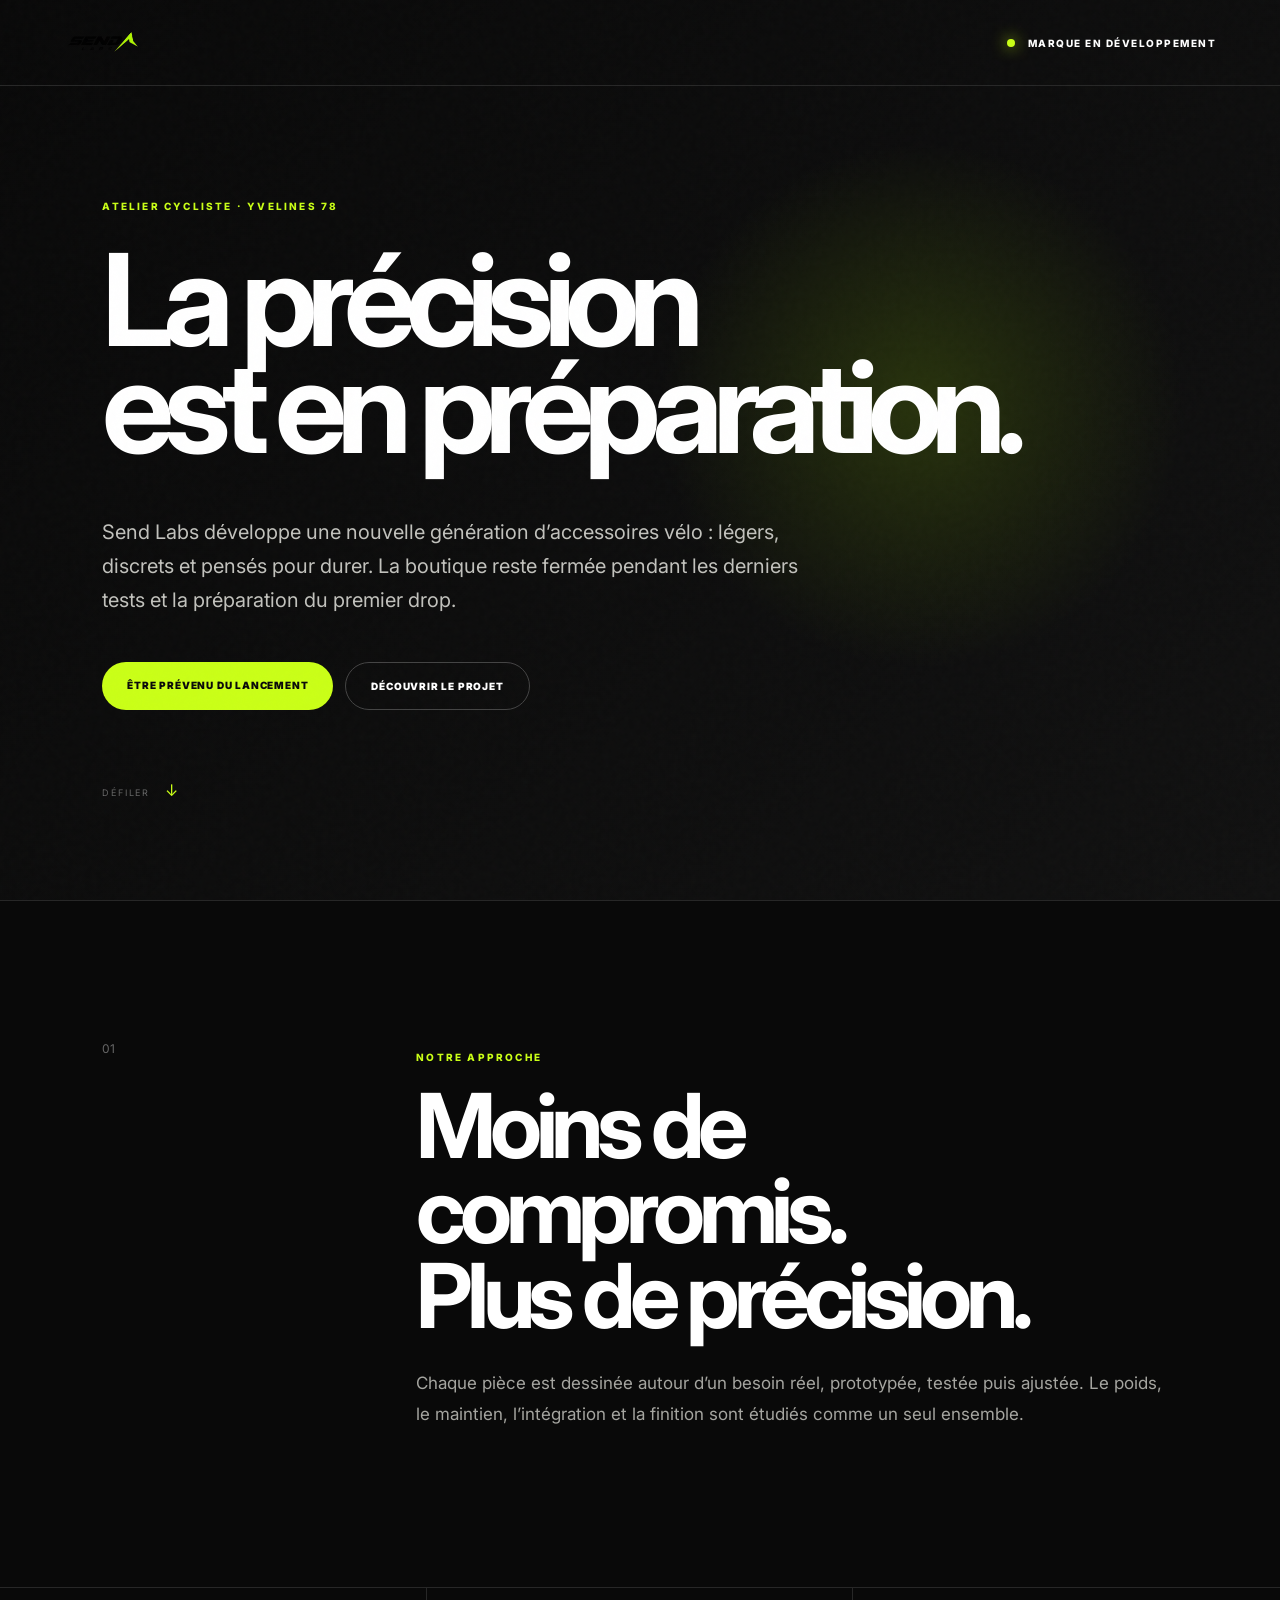
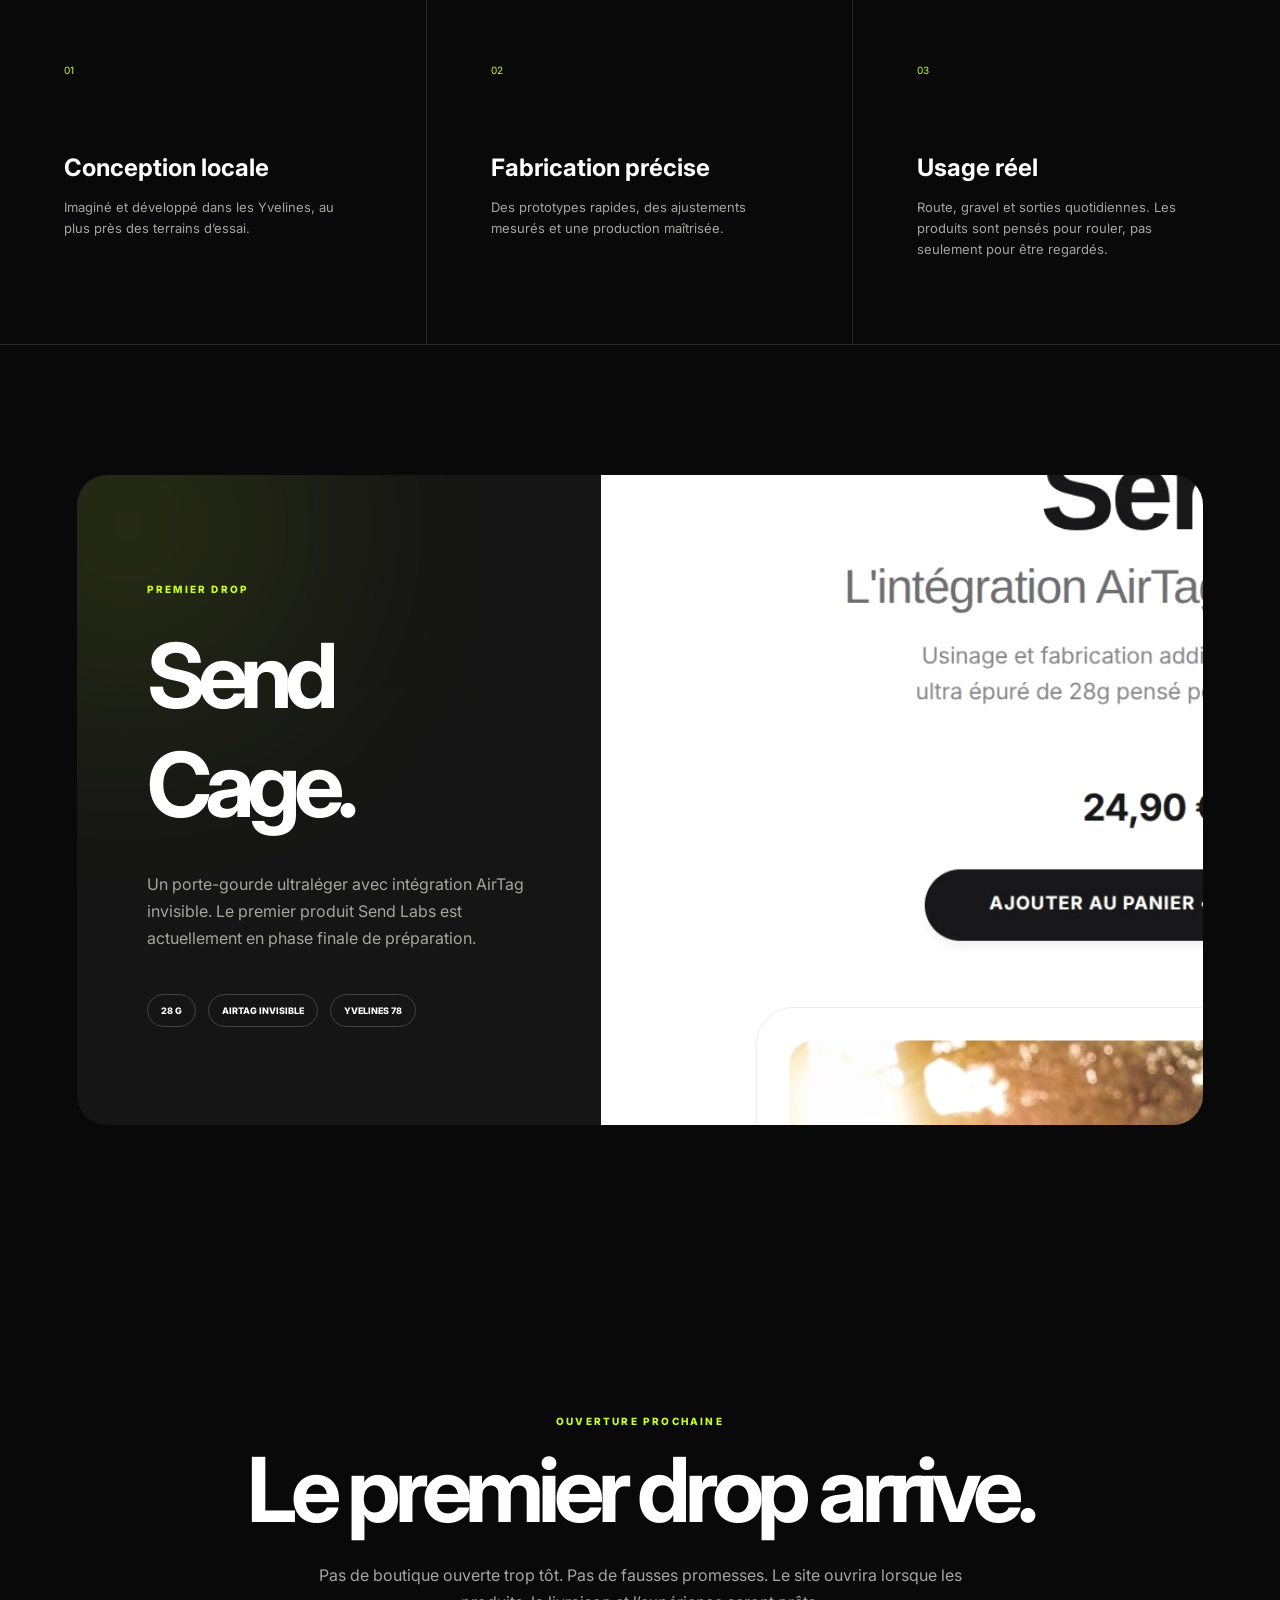
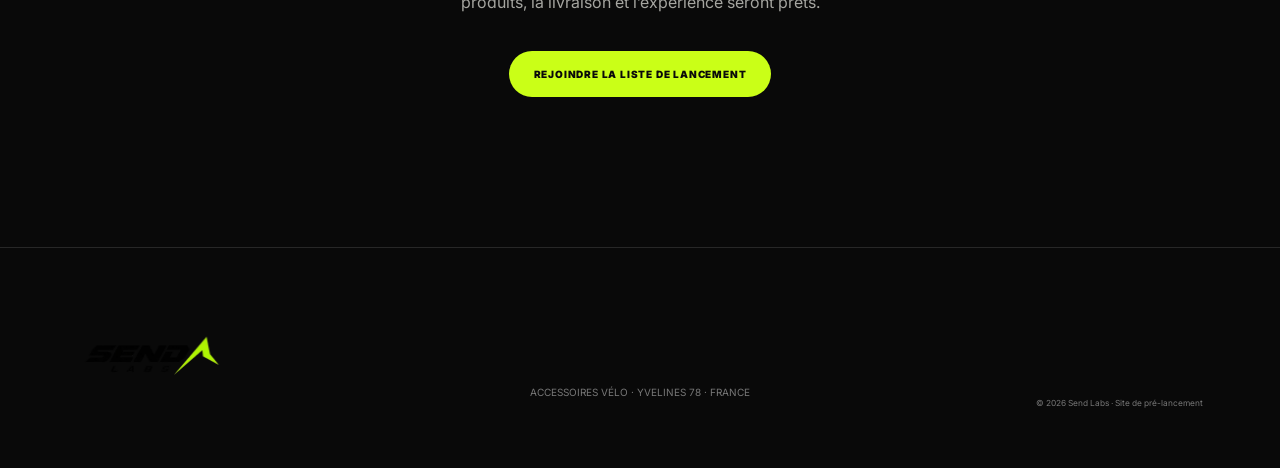
<file: index.html>
<!doctype html>
<html lang="fr">
<head>
  <meta charset="utf-8">
  <meta name="viewport" content="width=device-width,initial-scale=1">
  <meta name="robots" content="index,follow">
  <title>Send Labs — Marque en développement</title>
  <meta name="description" content="Send Labs développe des accessoires vélo précis, légers et fabriqués dans les Yvelines. Premier drop en préparation.">
  <link rel="stylesheet" href="/launch.css">
</head>
<body>
  <div class="noise"></div>
  <header>
    <img src="/assets/logo/send-labs-full.png" alt="Send Labs" class="logo">
    <span class="status"><i></i> MARQUE EN DÉVELOPPEMENT</span>
  </header>

  <main>
    <section class="hero">
      <p class="kicker">ATELIER CYCLISTE · YVELINES 78</p>
      <h1>La précision<br>est en préparation.</h1>
      <p class="intro">Send Labs développe une nouvelle génération d’accessoires vélo : légers, discrets et pensés pour durer. La boutique reste fermée pendant les derniers tests et la préparation du premier drop.</p>
      <div class="actions">
        <a class="primary" href="mailto:contact@send-labs.eu.org?subject=Être prévenu du lancement Send Labs">ÊTRE PRÉVENU DU LANCEMENT</a>
        <a class="secondary" href="#projet">DÉCOUVRIR LE PROJET</a>
      </div>
      <div class="scroll">DÉFILER <span>↓</span></div>
    </section>

    <section class="manifesto" id="projet">
      <div class="number">01</div>
      <div>
        <p class="kicker">NOTRE APPROCHE</p>
        <h2>Moins de compromis.<br>Plus de précision.</h2>
        <p>Chaque pièce est dessinée autour d’un besoin réel, prototypée, testée puis ajustée. Le poids, le maintien, l’intégration et la finition sont étudiés comme un seul ensemble.</p>
      </div>
    </section>

    <section class="pillars">
      <article><span>01</span><h3>Conception locale</h3><p>Imaginé et développé dans les Yvelines, au plus près des terrains d’essai.</p></article>
      <article><span>02</span><h3>Fabrication précise</h3><p>Des prototypes rapides, des ajustements mesurés et une production maîtrisée.</p></article>
      <article><span>03</span><h3>Usage réel</h3><p>Route, gravel et sorties quotidiennes. Les produits sont pensés pour rouler, pas seulement pour être regardés.</p></article>
    </section>

    <section class="product-tease">
      <div class="glow"></div>
      <div class="product-copy">
        <p class="kicker">PREMIER DROP</p>
        <h2>Send Cage.</h2>
        <p>Un porte-gourde ultraléger avec intégration AirTag invisible. Le premier produit Send Labs est actuellement en phase finale de préparation.</p>
        <div class="specs"><span>28 G</span><span>AIRTAG INVISIBLE</span><span>YVELINES 78</span></div>
      </div>
      <img src="/assets/images/send-cage.jpg" alt="Aperçu du Send Cage">
    </section>

    <section class="launch">
      <p class="kicker">OUVERTURE PROCHAINE</p>
      <h2>Le premier drop arrive.</h2>
      <p>Pas de boutique ouverte trop tôt. Pas de fausses promesses. Le site ouvrira lorsque les produits, la livraison et l’expérience seront prêts.</p>
      <a class="primary" href="mailto:contact@send-labs.eu.org?subject=Liste de lancement Send Labs">REJOINDRE LA LISTE DE LANCEMENT</a>
    </section>
  </main>

  <footer>
    <img src="/assets/logo/send-labs-full.png" alt="Send Labs">
    <p>ACCESSOIRES VÉLO · YVELINES 78 · FRANCE</p>
    <small>© 2026 Send Labs · Site de pré-lancement</small>
  </footer>
</body>
</html>
</file>
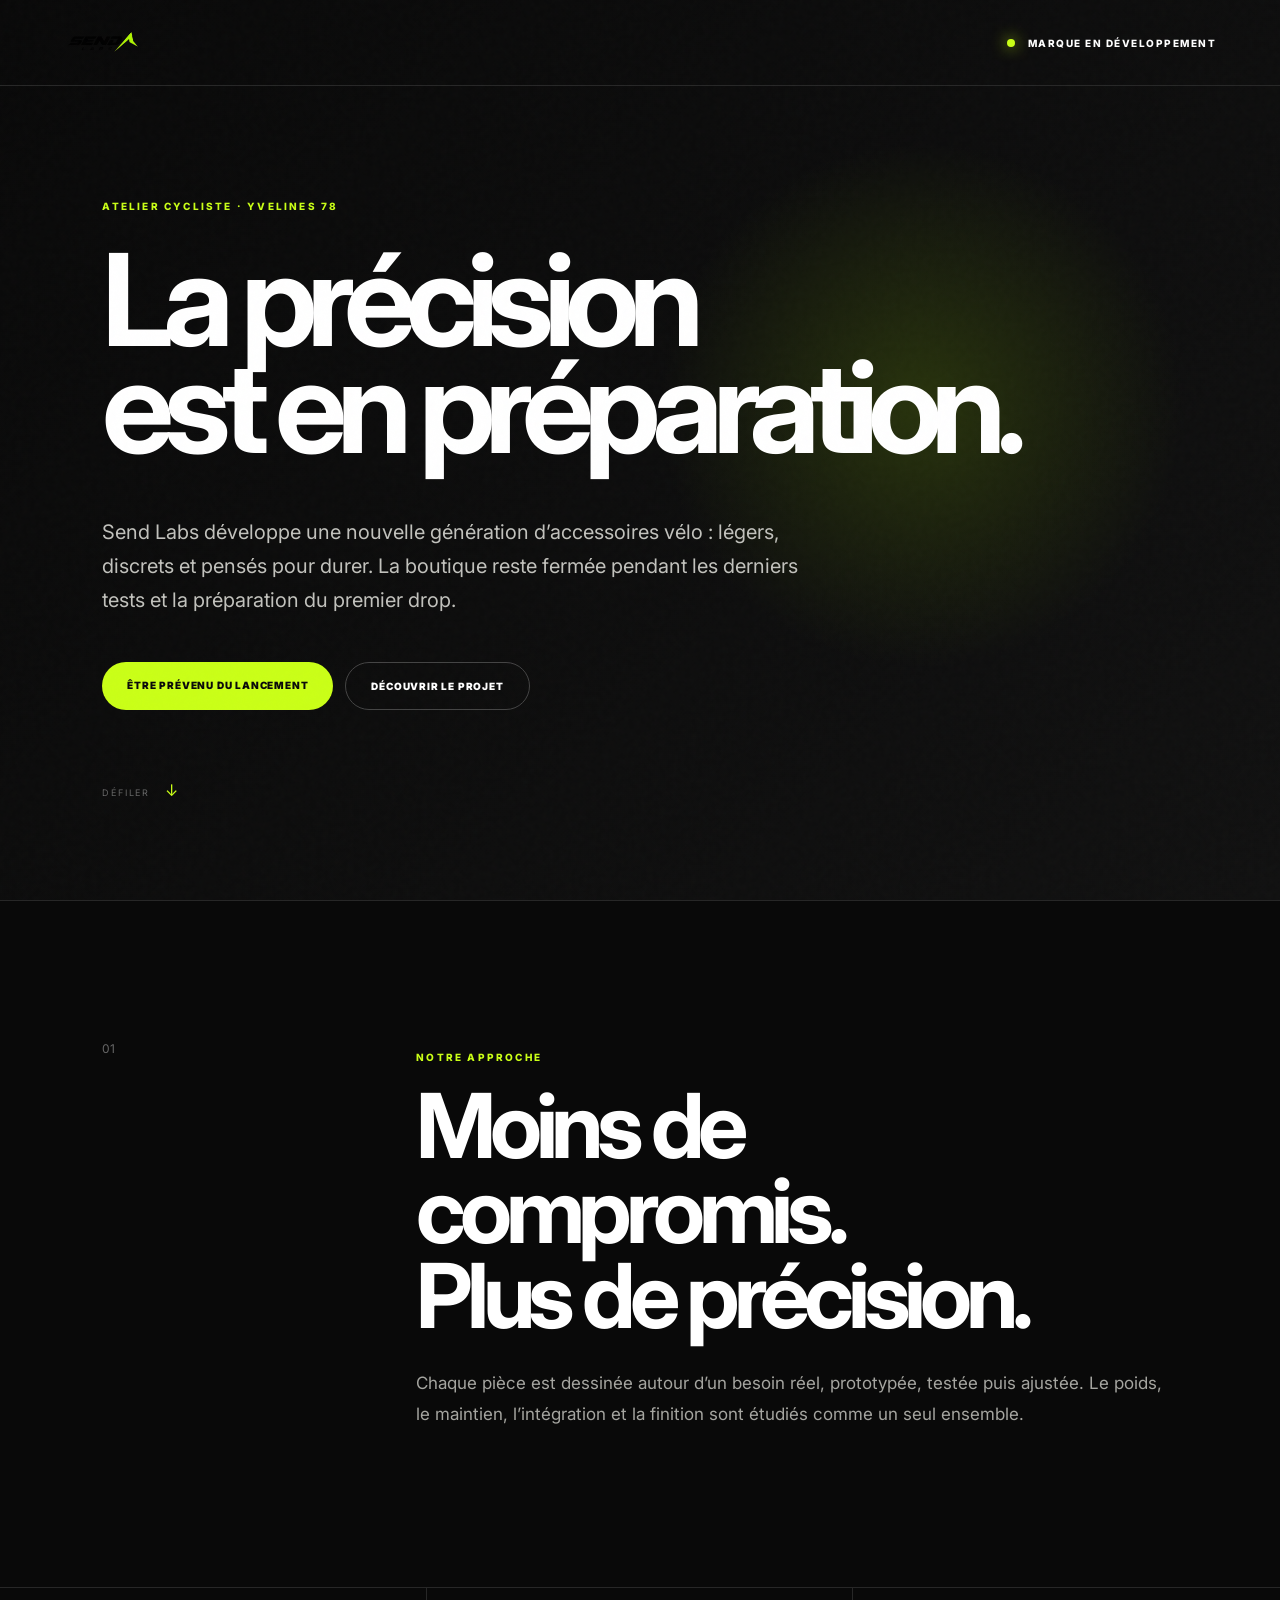
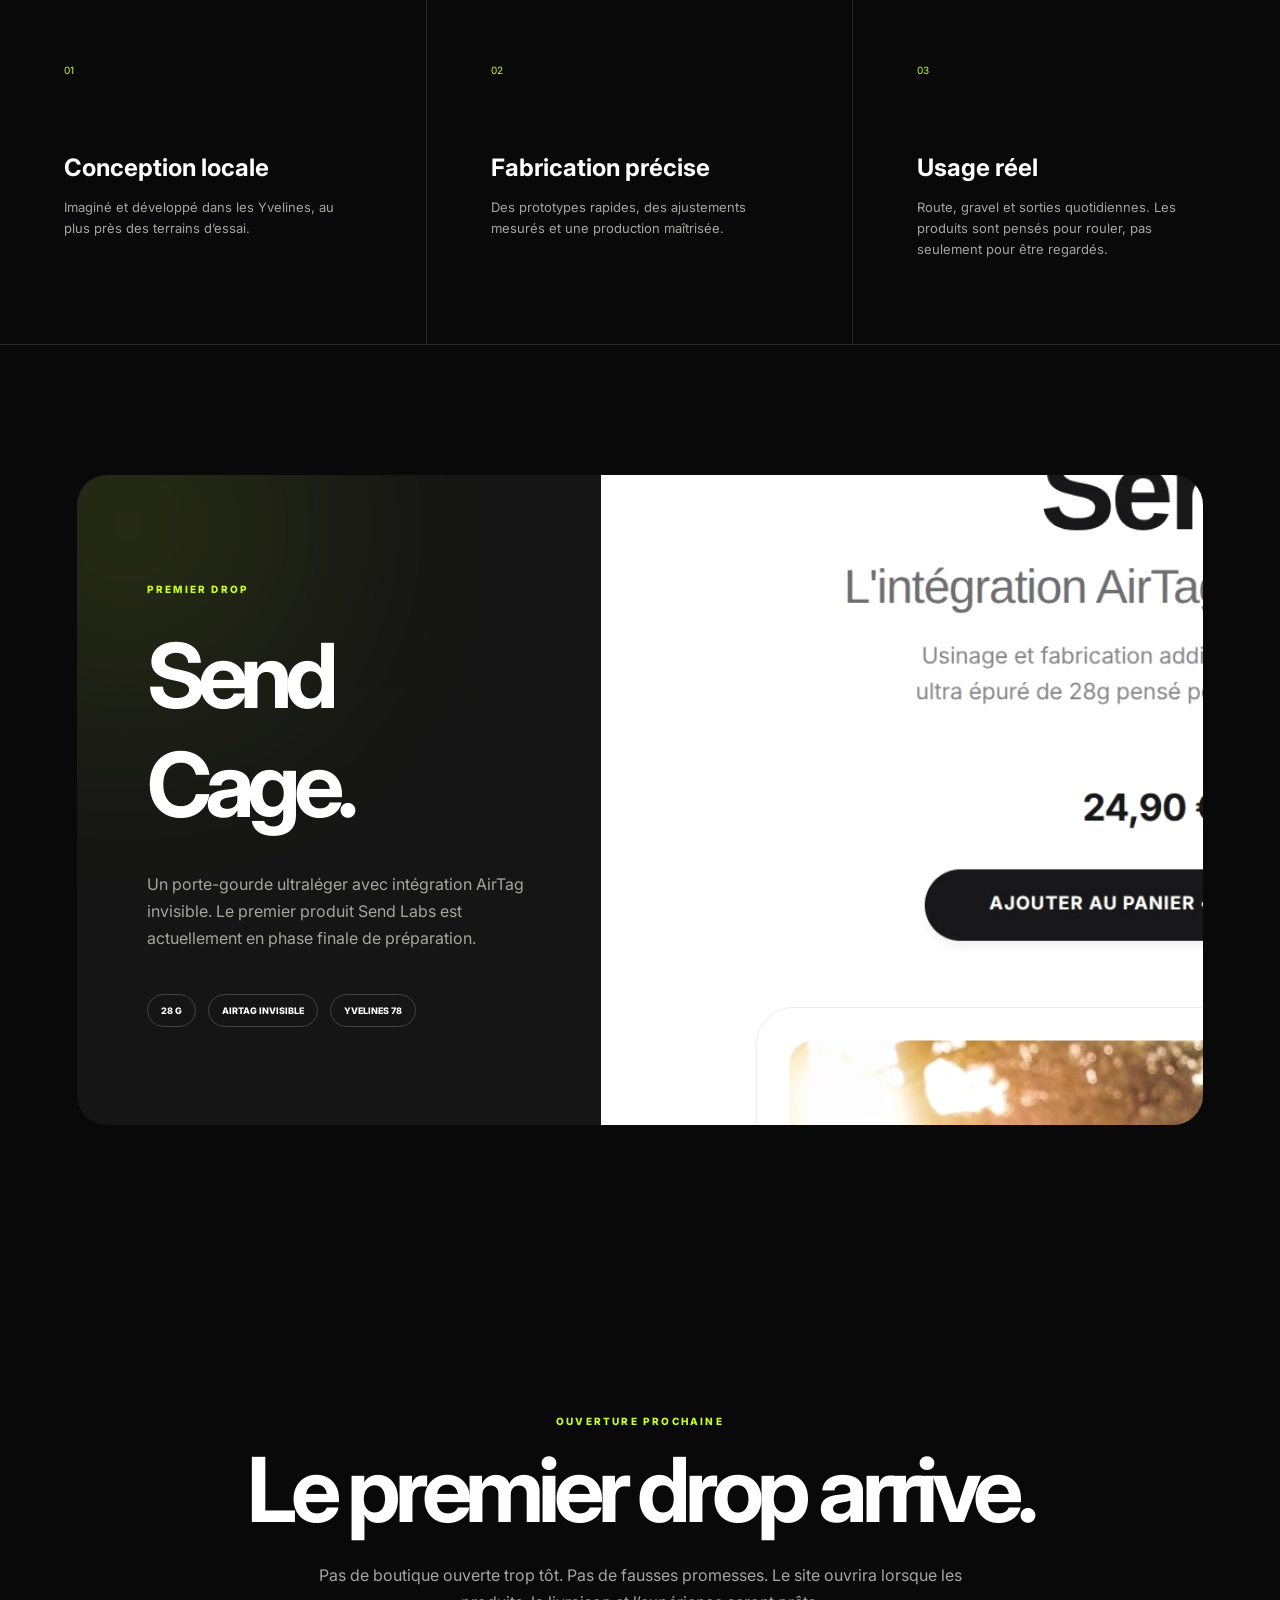
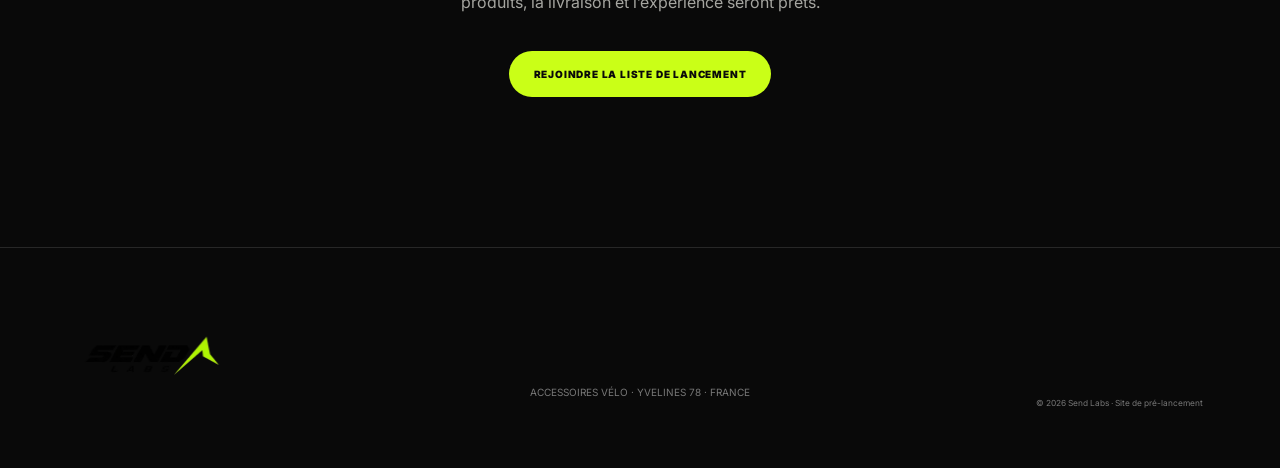
<file: ambassadeur.html>
<!doctype html><html lang="fr"><head><meta charset="utf-8"><meta name="robots" content="noindex"><meta http-equiv="refresh" content="0;url=/"><title>Send Labs</title></head><body><script>location.replace('/')</script></body></html>
</file>
<file: launch.css>
@import url('https://fonts.googleapis.com/css2?family=Inter:wght@400;600;700;800;900&display=swap');
:root{--lime:#caff17;--ink:#090909;--muted:#a5a5a0;--line:#272727}*{box-sizing:border-box}html{scroll-behavior:smooth}body{margin:0;background:var(--ink);color:#fff;font-family:Inter,Arial,sans-serif;overflow-x:hidden}.noise{position:fixed;inset:0;pointer-events:none;opacity:.04;background-image:url("data:image/svg+xml,%3Csvg viewBox='0 0 180 180' xmlns='http://www.w3.org/2000/svg'%3E%3Cfilter id='n'%3E%3CfeTurbulence type='fractalNoise' baseFrequency='.8' numOctaves='4' stitchTiles='stitch'/%3E%3C/filter%3E%3Crect width='100%25' height='100%25' filter='url(%23n)' opacity='.5'/%3E%3C/svg%3E");z-index:20}header{height:86px;padding:0 5vw;display:flex;justify-content:space-between;align-items:center;border-bottom:1px solid var(--line);position:absolute;top:0;width:100%;z-index:5}.logo{width:150px;max-height:52px;object-fit:contain;object-position:left}.status{font-size:10px;letter-spacing:.15em;font-weight:800}.status i{display:inline-block;width:8px;height:8px;border-radius:50%;background:var(--lime);box-shadow:0 0 15px var(--lime);margin-right:9px}.hero{min-height:100vh;padding:170px 8vw 80px;display:flex;flex-direction:column;justify-content:center;background:radial-gradient(circle at 72% 45%,#28330d 0,transparent 25%),linear-gradient(135deg,#090909,#111)}.kicker{font-size:10px;font-weight:800;letter-spacing:.22em;color:var(--lime)}h1{font-size:clamp(62px,10vw,150px);line-height:.83;letter-spacing:-.08em;margin:25px 0 35px;max-width:1100px}.intro{max-width:710px;color:#c2c2bd;font-size:clamp(16px,2vw,20px);line-height:1.7}.actions{display:flex;gap:12px;flex-wrap:wrap;margin-top:25px}.primary,.secondary{display:inline-block;padding:17px 25px;border-radius:999px;font-size:10px;font-weight:900;letter-spacing:.08em;text-decoration:none}.primary{color:#0a0a0a;background:var(--lime)}.secondary{color:#fff;border:1px solid #444}.scroll{margin-top:70px;color:#666;font-size:9px;letter-spacing:.2em}.scroll span{color:var(--lime);font-size:16px;margin-left:10px}.manifesto{padding:140px 8vw;display:grid;grid-template-columns:1fr 3fr;gap:60px;border-top:1px solid var(--line)}.number{font-size:12px;color:#666}.manifesto h2,.launch h2{font-size:clamp(45px,7vw,95px);line-height:.95;letter-spacing:-.07em;margin:20px 0 30px}.manifesto p:not(.kicker){max-width:750px;color:var(--muted);line-height:1.8;font-size:17px}.pillars{display:grid;grid-template-columns:repeat(3,1fr);border-top:1px solid var(--line);border-bottom:1px solid var(--line)}.pillars article{padding:70px 5vw;min-height:320px;border-right:1px solid var(--line)}.pillars article:last-child{border:0}.pillars span{font-size:10px;color:var(--lime)}.pillars h3{font-size:24px;margin:75px 0 15px}.pillars p{color:var(--muted);line-height:1.65;font-size:13px}.product-tease{margin:130px 6vw;min-height:650px;border-radius:30px;overflow:hidden;position:relative;display:grid;grid-template-columns:1fr 1.15fr;background:#151515}.product-tease .glow{position:absolute;width:300px;height:300px;background:var(--lime);filter:blur(130px);opacity:.15;left:-100px;top:-100px}.product-copy{padding:90px 70px;display:flex;flex-direction:column;justify-content:center;z-index:2}.product-copy h2{font-size:clamp(55px,7vw,100px);letter-spacing:-.08em;margin:16px 0}.product-copy>p:not(.kicker){color:var(--muted);line-height:1.7}.product-tease img{width:100%;height:100%;object-fit:cover;filter:saturate(.7) contrast(1.05)}.specs{display:flex;gap:12px;flex-wrap:wrap;margin-top:25px}.specs span{border:1px solid #444;border-radius:99px;padding:10px 13px;font-size:9px;font-weight:800}.launch{text-align:center;padding:150px 25px;max-width:1050px;margin:auto}.launch p:not(.kicker){max-width:650px;color:var(--muted);line-height:1.7;margin:0 auto 35px}footer{border-top:1px solid var(--line);padding:60px 6vw;display:grid;grid-template-columns:1fr 1fr 1fr;align-items:end;color:#777;font-size:10px}footer img{width:150px}footer p{text-align:center}footer small{text-align:right}@media(max-width:760px){header{padding:0 20px}.logo{width:115px}.status{font-size:8px}.hero{padding:150px 24px 70px}.manifesto{grid-template-columns:1fr;padding:90px 24px}.pillars{grid-template-columns:1fr}.pillars article{border-right:0;border-bottom:1px solid var(--line);min-height:auto}.product-tease{grid-template-columns:1fr;margin:70px 15px}.product-copy{padding:60px 25px}.product-tease img{height:400px}.launch{padding:100px 24px}footer{grid-template-columns:1fr;gap:25px;text-align:left}footer p,footer small{text-align:left}}
</file>
